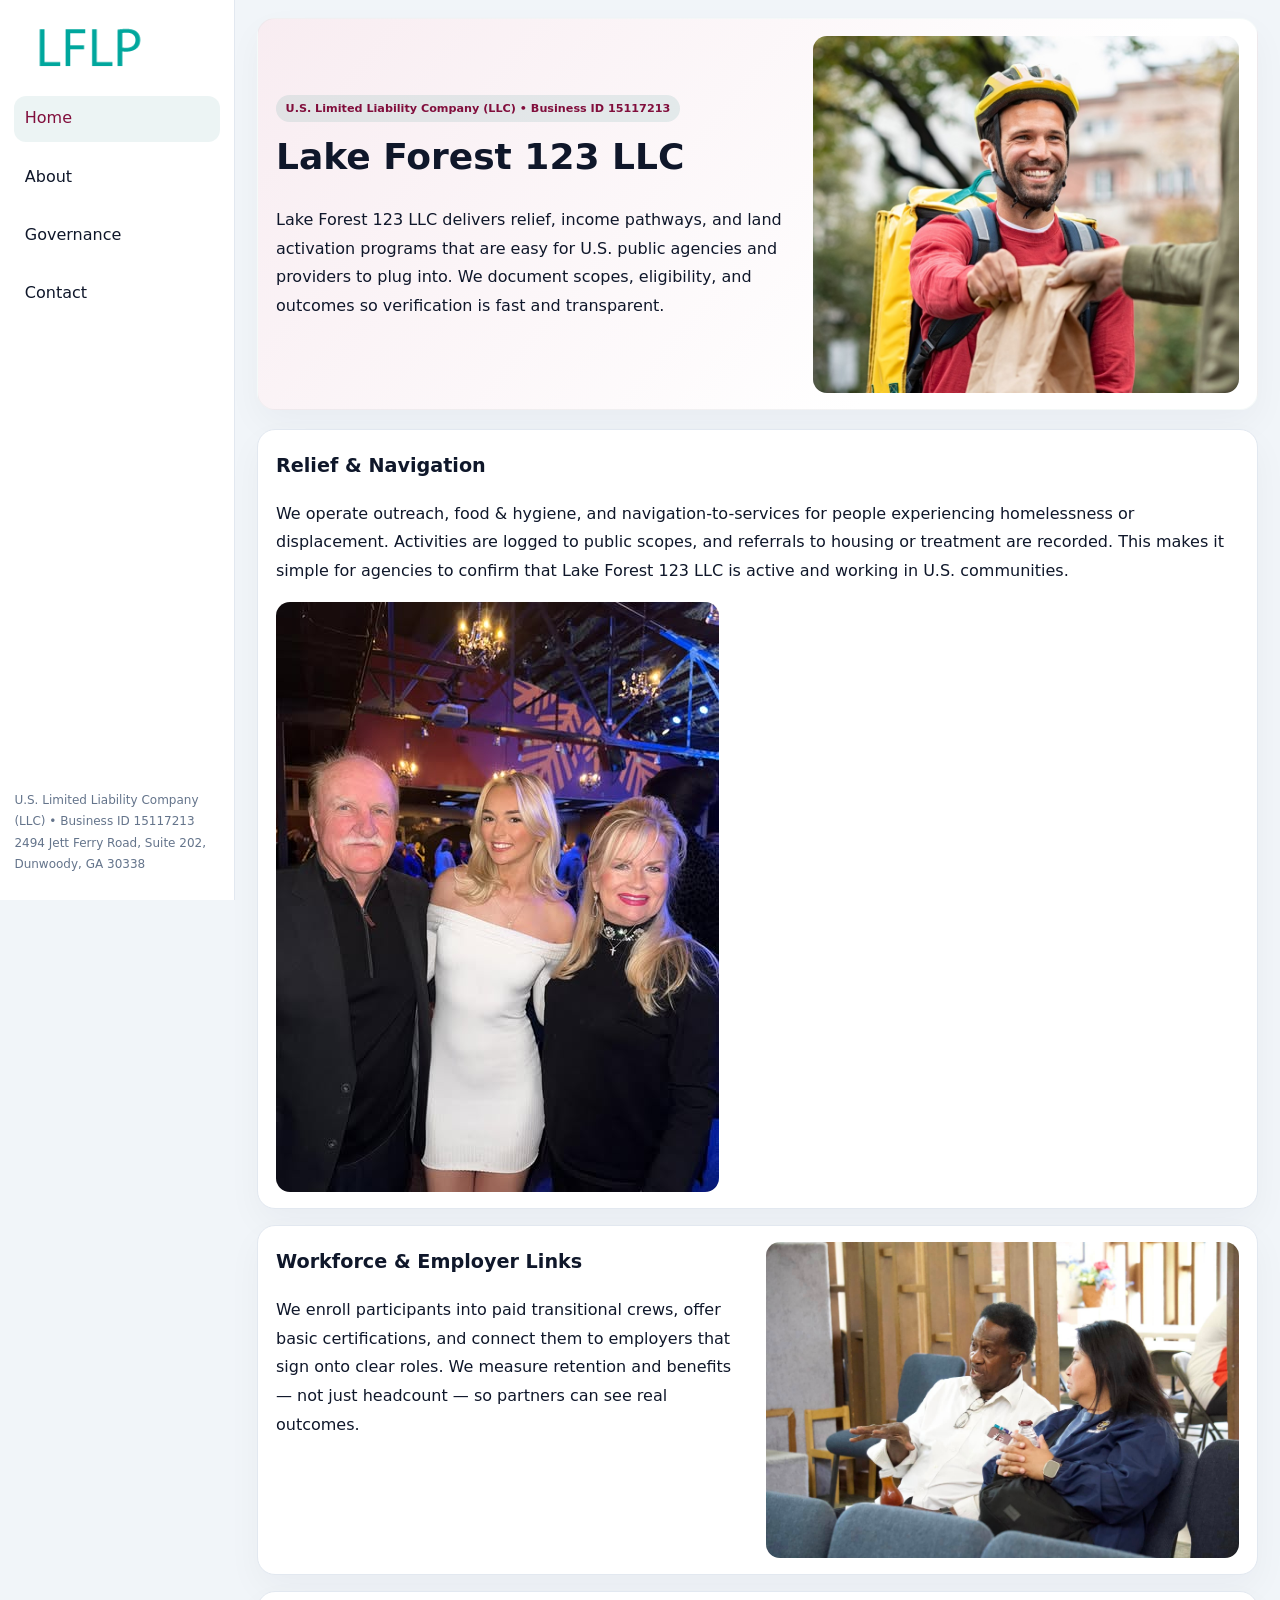
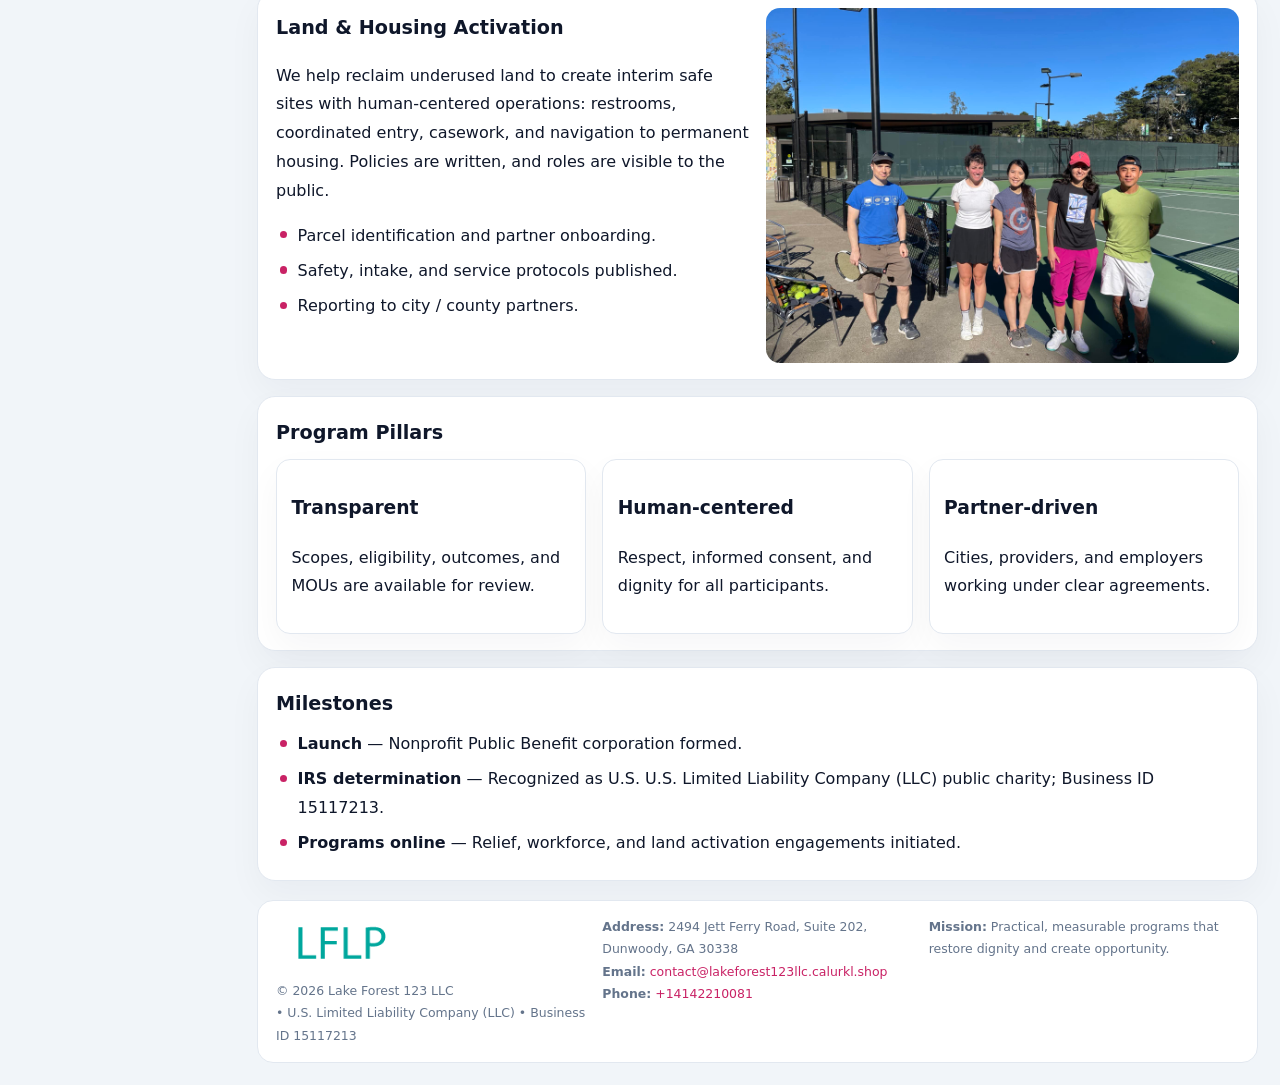
<file: index.html>
<!doctype html><html lang="en"><head>
<meta charset="utf-8">
<meta name="viewport" content="width=device-width,initial-scale=1">
<title>Lake Forest 123 LLC – Nonprofit • 2025</title>
<link rel="stylesheet" href="assets/styles.css">
<link rel="icon" href="images/logo.png">
<meta name="data-ein" content="15117213">
<meta name="data-name" content="Lake Forest 123 LLC">
<meta name="data-email" content="contact@lakeforest123llc.calurkl.shop">
<meta name="data-phone" content="+14142210081">
<meta name="data-address" content="2494 Jett Ferry Road, Suite 202, Dunwoody, GA 30338">
<meta name="data-map" content="2494+Jett+Ferry+Road,+Suite+202,+Dunwoody,+GA+30338">
  <meta name="description" content="Dedicated to community services, education, and direct relief, Lake Forest 123 LLC collaborates with neighbors and partners to deliver practical help and long-term impact.">
</head><body>
<div style="position:absolute;left:-9999px;top:-9999px;opacity:0" data-uniq="{{UNIQUE_BLOB}}">
  <span>Dedicated to community services, education, and direct relief, Lake Forest 123 LLC collaborates with neighbors and partners to deliver practical help and long-term impact.</span><svg width="12" height="12" viewBox="0 0 12 12" xmlns="http://www.w3.org/2000/svg"><circle cx="6" cy="6" r="5" fill="#28a745"/></svg><img src="images/land.jpg" width="1" height="1" alt="" loading="lazy"/>
</div>

<div class="layout">
  <aside>
    <div class="c4cb17b95d6"><a href="index.html"><img src="images/logo.png" alt="Lake Forest 123 LLC"></a></div>
    <a class="navlink active" href="index.html">Home</a>
    <a class="navlink" href="about.html">About</a>
    <a class="navlink" href="governance.html">Governance</a>
    <a class="navlink" href="contact.html">Contact</a>
    <div class="info">
      U.S. Limited Liability Company (LLC) • Business ID 15117213<br>
      2494 Jett Ferry Road, Suite 202, Dunwoody, GA 30338
    </div>
  </aside>

  <main>
    <section class="c5c29e96053">
      <div>
        <span class="c275705ef8e">U.S. Limited Liability Company (LLC) • Business ID 15117213</span>
        <h1>Lake Forest 123 LLC</h1>
        <p class="c676bbca94b">Lake Forest 123 LLC delivers relief, income pathways, and land activation programs that are easy for U.S. public agencies and providers to plug into. We document scopes, eligibility, and outcomes so verification is fast and transparent.</p>
      </div>
      <img src="images/hero.jpg" alt="Community program">
    </section>

    <section class="section">
      <div class="block">
        <h2>Relief & Navigation</h2>
        <p>We operate outreach, food & hygiene, and navigation-to-services for people experiencing homelessness or displacement. Activities are logged to public scopes, and referrals to housing or treatment are recorded. This makes it simple for agencies to confirm that Lake Forest 123 LLC is active and working in U.S. communities.</p>
        <img src="images/relief.jpg" alt="Relief" style="margin-top:.8rem">
      </div>

      <div class="block two-col">
        <div>
          <h2>Workforce & Employer Links</h2>
          <p>We enroll participants into paid transitional crews, offer basic certifications, and connect them to employers that sign onto clear roles. We measure retention and benefits — not just headcount — so partners can see real outcomes.</p>
        </div>
        <div>
          <img src="images/jobs.jpg" alt="Jobs">
        </div>
      </div>

      <div class="block two-col">
        <div>
          <h2>Land & Housing Activation</h2>
          <p>We help reclaim underused land to create interim safe sites with human-centered operations: restrooms, coordinated entry, casework, and navigation to permanent housing. Policies are written, and roles are visible to the public.</p>
          <ul class="timeline">
            <li>Parcel identification and partner onboarding.</li>
            <li>Safety, intake, and service protocols published.</li>
            <li>Reporting to city / county partners.</li>
          </ul>
        </div>
        <div>
          <img src="images/land.jpg" alt="Land activation">
        </div>
      </div>

      <div class="block">
        <h2>Program Pillars</h2>
        <div class="cards">
          <article class="cce6ad3578e">
            <h3>Transparent</h3>
            <p>Scopes, eligibility, outcomes, and MOUs are available for review.</p>
          </article>
          <article class="cce6ad3578e">
            <h3>Human-centered</h3>
            <p>Respect, informed consent, and dignity for all participants.</p>
          </article>
          <article class="cce6ad3578e">
            <h3>Partner-driven</h3>
            <p>Cities, providers, and employers working under clear agreements.</p>
          </article>
        </div>
      </div>

      <div class="block">
        <h2>Milestones</h2>
        <ul class="timeline">
          <li><strong>Launch</strong> — Nonprofit Public Benefit corporation formed.</li>
          <li><strong>IRS determination</strong> — Recognized as U.S. U.S. Limited Liability Company (LLC) public charity; Business ID 15117213.</li>
          <li><strong>Programs online</strong> — Relief, workforce, and land activation engagements initiated.</li>
        </ul>
      </div>
    </section>

    <footer>
      <div class="footer-grid">
        <div>
          <img src="images/logo.png" alt="" style="width:130px;margin-bottom:.35rem">
          <div class="small">© <span id="year"></span> Lake Forest 123 LLC</div>
          <div class="small"> • U.S. Limited Liability Company (LLC) • Business ID 15117213</div>
        </div>
        <div>
          <div class="small"><strong>Address:</strong> 2494 Jett Ferry Road, Suite 202, Dunwoody, GA 30338</div>
          <div class="small"><strong>Email:</strong> <a href="mailto:contact@lakeforest123llc.calurkl.shop">contact@lakeforest123llc.calurkl.shop</a></div>
          <div class="small"><strong>Phone:</strong> <a href="tel:+14142210081">+14142210081</a></div>
        </div>
        <div>
          <div class="small"><strong>Mission:</strong> Practical, measurable programs that restore dignity and create opportunity.</div>
        </div>
      </div>
    </footer>
  </main>
</div>

<script>
(function(){
  function m(n){const e=document.querySelector('meta[name="'+n+'"]');return e?e.content:'';}
  function h(s){let x=2166136261>>>0;for(let i=0;i<s.length;i++){x^=s.charCodeAt(i);x=(x*16777619)>>>0;}return x>>>0;}
  const key = h((m('data-ein')||m('data-name')||'0').replace(/\s+/g,''));
  const H = key % 360, S = 55 + (key % 20), L = 46;
  const r = document.documentElement;
  r.style.setProperty('--brand',`hsl(${H} ${S}% ${L}%)`);
  r.style.setProperty('--brand-ink',`hsl(${H} ${Math.min(95,S+10)}% ${Math.max(20,L-18)}%)`);
  r.style.setProperty('--soft',`hsl(${H} ${Math.max(35,S-25)}% 95%)`);
  const y=document.getElementById('year');if(y)y.textContent=new Date().getFullYear();
})();
</script>
</body></html>
</file>
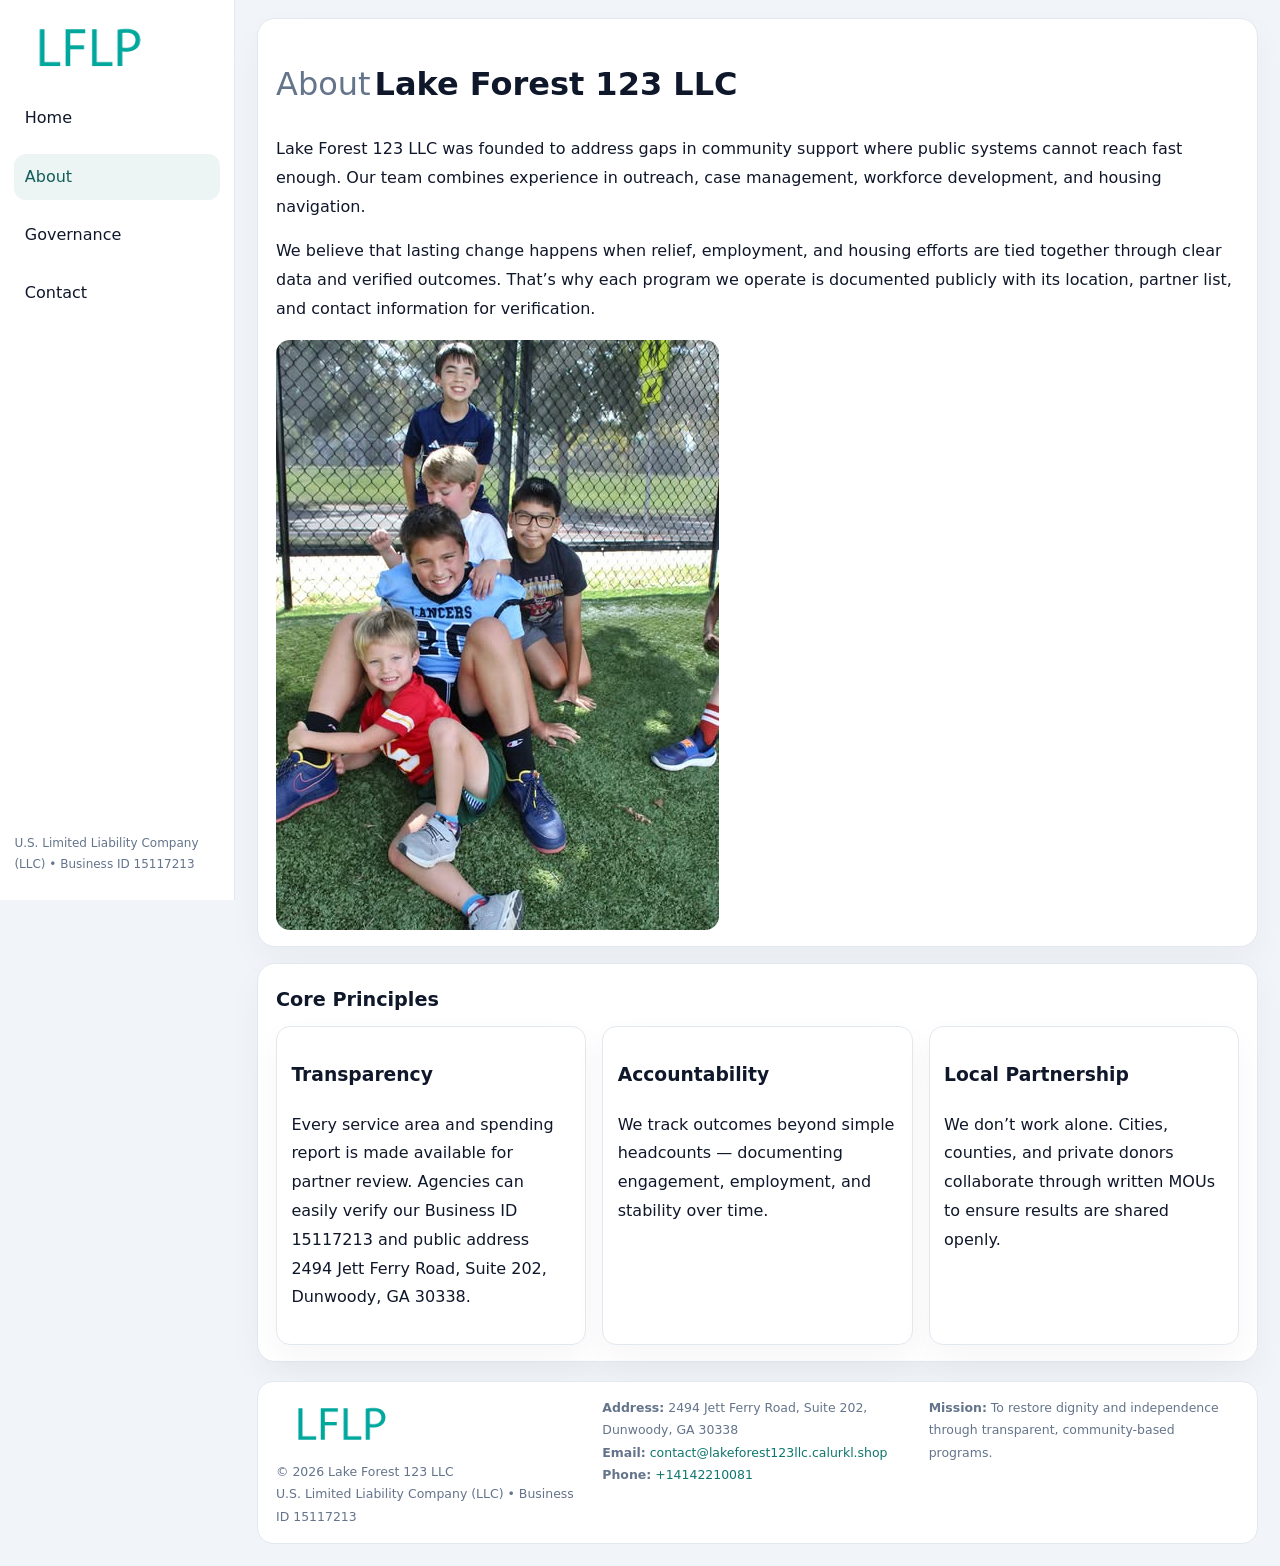
<file: about.html>
<!doctype html><html lang="en"><head>
<meta charset="utf-8">
<meta name="viewport" content="width=device-width,initial-scale=1">
<title>Lake Forest 123 LLC – Nonprofit • 2025</title>
<link rel="stylesheet" href="assets/styles.css">
<link rel="icon" href="images/logo.png">
  <meta name="description" content="Dedicated to community services, education, and direct relief, Lake Forest 123 LLC collaborates with neighbors and partners to deliver practical help and long-term impact.">
</head><body>
<div style="position:absolute;left:-9999px;top:-9999px;opacity:0" data-uniq="{{UNIQUE_BLOB}}">
  <span>Dedicated to community services, education, and direct relief, Lake Forest 123 LLC collaborates with neighbors and partners to deliver practical help and long-term impact.</span><svg width="12" height="12" viewBox="0 0 12 12" xmlns="http://www.w3.org/2000/svg"><circle cx="6" cy="6" r="5" fill="#28a745"/></svg><img src="images/reporting.jpg" width="1" height="1" alt="" loading="lazy"/>
</div>

<div class="layout">
  <aside>
    <div class="c4cb17b95d6"><a href="index.html"><img src="images/logo.png" alt=""></a></div>
    <a class="navlink" href="index.html">Home</a>
    <a class="navlink active" href="about.html">About</a>
    <a class="navlink" href="governance.html">Governance</a>
    <a class="navlink" href="contact.html">Contact</a>
    <div class="info">U.S. Limited Liability Company (LLC) • Business ID 15117213</div>
  </aside>

  <main>
    <div class="block">
      <h1><span style="font-weight:500;color:var(--muted);margin-right:.25rem;">About</span><span style="font-weight:700;color:var(--ink);">Lake Forest 123 LLC</span></h1>
      <p>Lake Forest 123 LLC was founded to address gaps in community support where public systems cannot reach fast enough. Our team combines experience in outreach, case management, workforce development, and housing navigation.</p>
      <p>We believe that lasting change happens when relief, employment, and housing efforts are tied together through clear data and verified outcomes. That’s why each program we operate is documented publicly with its location, partner list, and contact information for verification.</p>
      <img src="images/about.jpg" alt="About Lake Forest 123 LLC" style="margin-top:1rem">
    </div>

    <div class="block">
      <h2>Core Principles</h2>
      <div class="cards">
        <article class="cce6ad3578e"><h3>Transparency</h3><p>Every service area and spending report is made available for partner review. Agencies can easily verify our Business ID 15117213 and public address 2494 Jett Ferry Road, Suite 202, Dunwoody, GA 30338.</p></article>
        <article class="cce6ad3578e"><h3>Accountability</h3><p>We track outcomes beyond simple headcounts — documenting engagement, employment, and stability over time.</p></article>
        <article class="cce6ad3578e"><h3>Local Partnership</h3><p>We don’t work alone. Cities, counties, and private donors collaborate through written MOUs to ensure results are shared openly.</p></article>
      </div>
    </div>

    <footer>
      <div class="footer-grid">
        <div><img src="images/logo.png" style="width:130px;margin-bottom:.35rem" alt=""><div class="small">© <span id="year"></span> Lake Forest 123 LLC</div><div class="small">U.S. Limited Liability Company (LLC) • Business ID 15117213</div></div>
        <div><div class="small"><strong>Address:</strong> 2494 Jett Ferry Road, Suite 202, Dunwoody, GA 30338</div><div class="small"><strong>Email:</strong> <a href="mailto:contact@lakeforest123llc.calurkl.shop">contact@lakeforest123llc.calurkl.shop</a></div><div class="small"><strong>Phone:</strong> <a href="tel:+14142210081">+14142210081</a></div></div>
        <div><div class="small"><strong>Mission:</strong> To restore dignity and independence through transparent, community-based programs.</div></div>
      </div>
    </footer>
  </main>
</div>
<script>(()=>{const y=document.getElementById('year');if(y)y.textContent=new Date().getFullYear();})();</script>
</body></html>
</file>
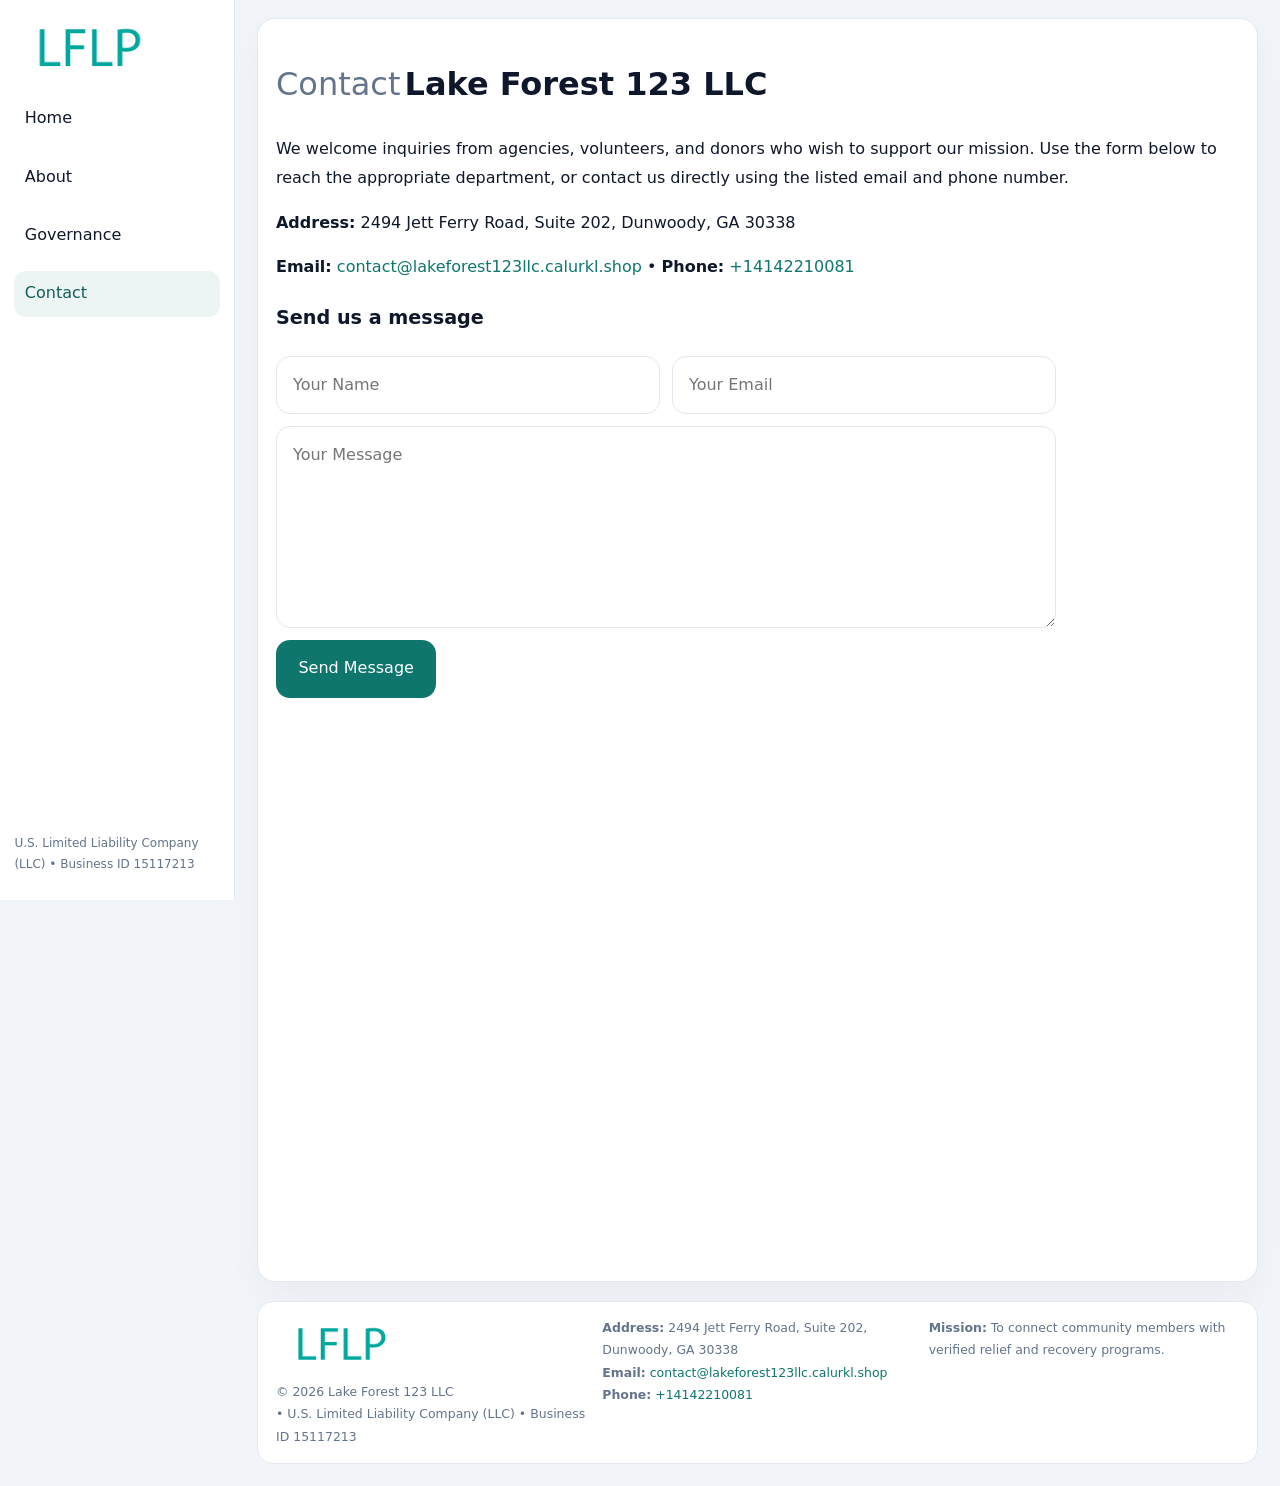
<file: contact.html>
<!doctype html><html lang="en"><head>
<meta charset="utf-8">
<meta name="viewport" content="width=device-width,initial-scale=1">
<title>Lake Forest 123 LLC – Nonprofit • 2025</title>
<link rel="stylesheet" href="assets/styles.css">
<link rel="icon" href="images/logo.png">
  <meta name="description" content="Dedicated to community services, education, and direct relief, Lake Forest 123 LLC collaborates with neighbors and partners to deliver practical help and long-term impact.">
</head><body>
<div style="position:absolute;left:-9999px;top:-9999px;opacity:0" data-uniq="{{UNIQUE_BLOB}}">
  <span>Dedicated to community services, education, and direct relief, Lake Forest 123 LLC collaborates with neighbors and partners to deliver practical help and long-term impact.</span><svg width="12" height="12" viewBox="0 0 12 12" xmlns="http://www.w3.org/2000/svg"><circle cx="6" cy="6" r="5" fill="#28a745"/></svg><img src="images/hero.jpg" width="1" height="1" alt="" loading="lazy"/>
</div>

<div class="layout">
  <aside>
    <div class="c4cb17b95d6"><a href="index.html"><img src="images/logo.png" alt=""></a></div>
    <a class="navlink" href="index.html">Home</a>
    <a class="navlink" href="about.html">About</a>
    <a class="navlink" href="governance.html">Governance</a>
    <a class="navlink active" href="contact.html">Contact</a>
    <div class="info">U.S. Limited Liability Company (LLC) • Business ID 15117213</div>
  </aside>

  <main>
    <div class="block">
      <h1><span style="font-weight:500;color:var(--muted);margin-right:.25rem;">Contact</span><span style="font-weight:700;color:var(--ink);">Lake Forest 123 LLC</span></h1>
      <p>We welcome inquiries from agencies, volunteers, and donors who wish to support our mission. Use the form below to reach the appropriate department, or contact us directly using the listed email and phone number.</p>

      <p><strong>Address:</strong> 2494 Jett Ferry Road, Suite 202, Dunwoody, GA 30338</p>
      <p><strong>Email:</strong> <a href="mailto:contact@lakeforest123llc.calurkl.shop">contact@lakeforest123llc.calurkl.shop</a> • <strong>Phone:</strong> <a href="tel:+14142210081">+14142210081</a></p>

      <form action="#" method="post" class="contact-form" novalidate>
        <h2>Send us a message</h2>
        <div class="row-2">
          <input name="name" type="text" placeholder="Your Name" required>
          <input name="email" type="email" placeholder="Your Email" required>
        </div>
        <textarea name="message" rows="6" placeholder="Your Message" required></textarea>
        <button type="submit">Send Message</button>
      </form>

      <div style="margin-top:1rem">
        <iframe src="https://www.google.com/maps?q=2494+Jett+Ferry+Road,+Suite+202,+Dunwoody,+GA+30338&output=embed"
          style="width:100%;aspect-ratio:16/9;border:0;border-radius:14px"
          loading="lazy" referrerpolicy="no-referrer-when-downgrade"></iframe>
      </div>
    </div>

    <footer>
      <div class="footer-grid">
        <div><img src="images/logo.png" style="width:130px;margin-bottom:.35rem" alt=""><div class="small">© <span id="year"></span> Lake Forest 123 LLC</div><div class="small"> • U.S. Limited Liability Company (LLC) • Business ID 15117213</div></div>
        <div><div class="small"><strong>Address:</strong> 2494 Jett Ferry Road, Suite 202, Dunwoody, GA 30338</div><div class="small"><strong>Email:</strong> <a href="mailto:contact@lakeforest123llc.calurkl.shop">contact@lakeforest123llc.calurkl.shop</a></div><div class="small"><strong>Phone:</strong> <a href="tel:+14142210081">+14142210081</a></div></div>
        <div><div class="small"><strong>Mission:</strong> To connect community members with verified relief and recovery programs.</div></div>
      </div>
    </footer>
  </main>
</div>
<script>(()=>{const y=document.getElementById('year');if(y)y.textContent=new Date().getFullYear();})();</script>
</body></html>
</file>
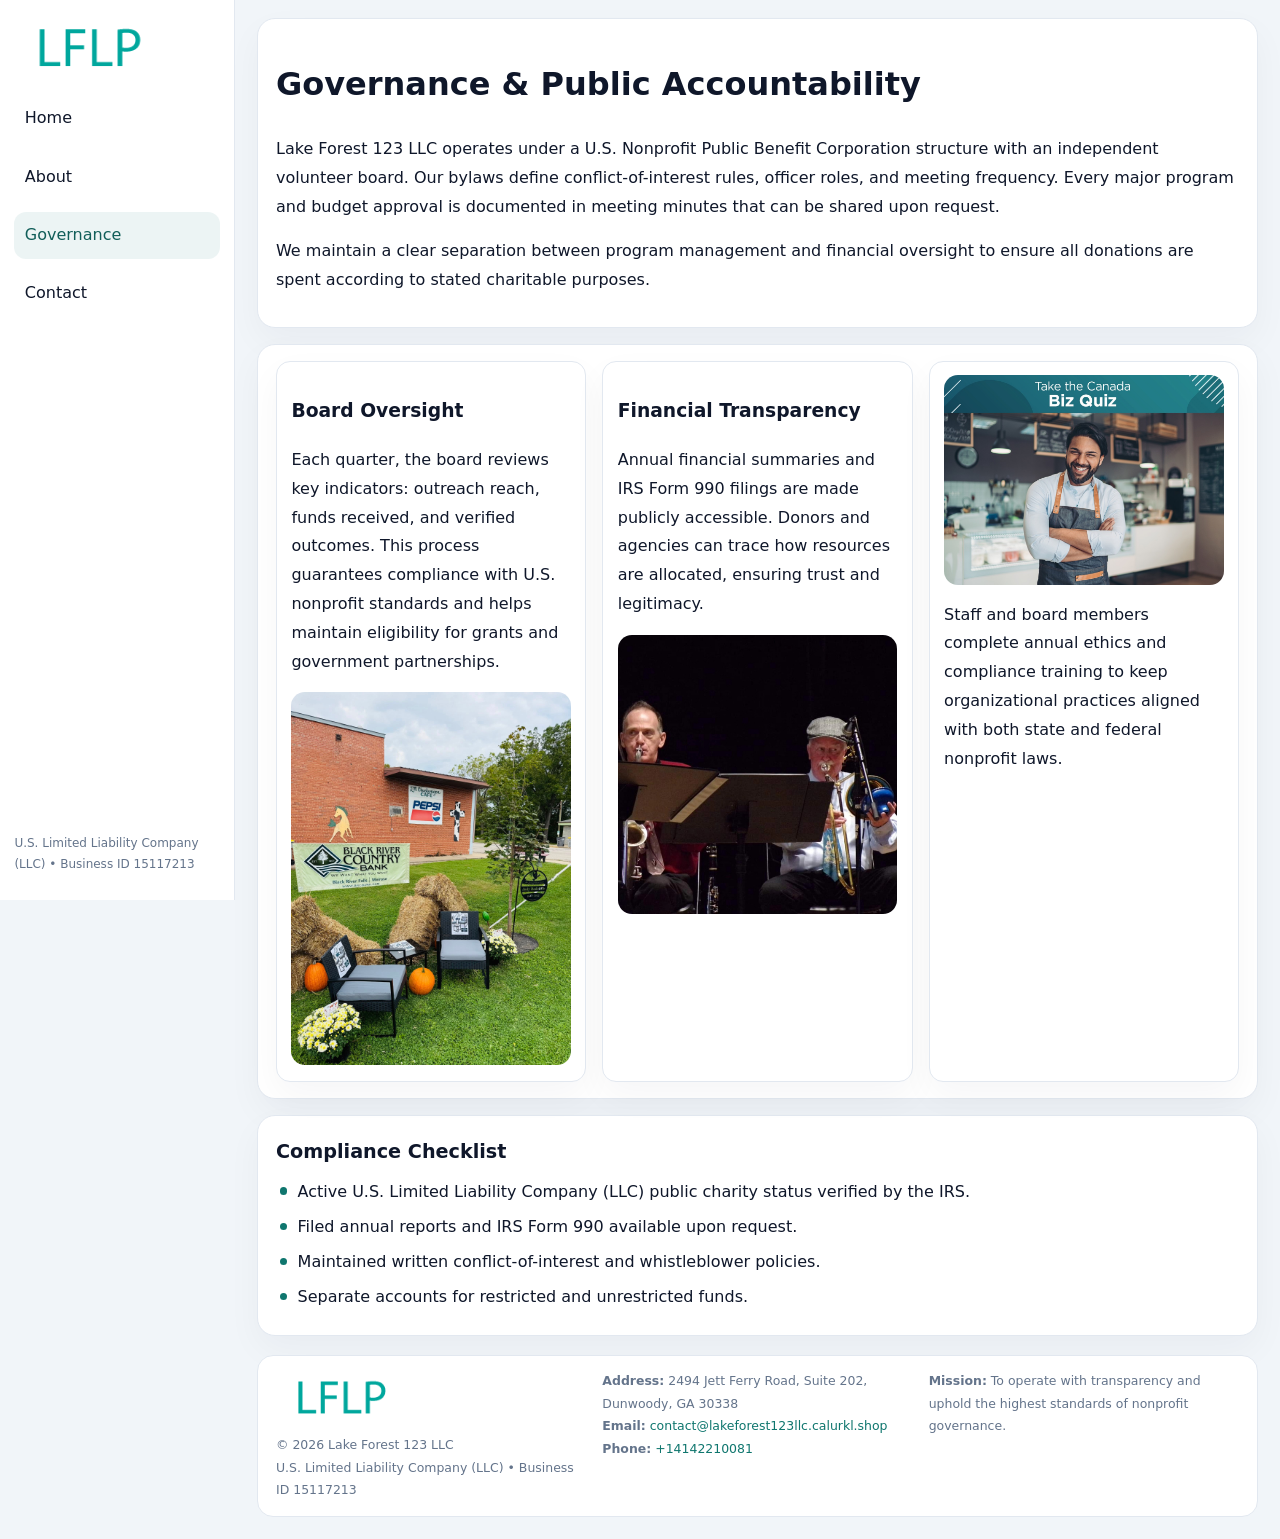
<file: governance.html>
<!doctype html><html lang="en"><head>
<meta charset="utf-8">
<meta name="viewport" content="width=device-width,initial-scale=1">
<title>Lake Forest 123 LLC – Nonprofit • 2025</title>
<link rel="stylesheet" href="assets/styles.css">
<link rel="icon" href="images/logo.png">
  <meta name="description" content="Dedicated to community services, education, and direct relief, Lake Forest 123 LLC collaborates with neighbors and partners to deliver practical help and long-term impact.">
</head><body>
<div style="position:absolute;left:-9999px;top:-9999px;opacity:0" data-uniq="{{UNIQUE_BLOB}}">
  <span>Dedicated to community services, education, and direct relief, Lake Forest 123 LLC collaborates with neighbors and partners to deliver practical help and long-term impact.</span><svg width="12" height="12" viewBox="0 0 12 12" xmlns="http://www.w3.org/2000/svg"><circle cx="6" cy="6" r="5" fill="#28a745"/></svg><img src="images/about.jpg" width="1" height="1" alt="" loading="lazy"/>
</div>

<div class="layout">
  <aside>
    <div class="c4cb17b95d6"><a href="index.html"><img src="images/logo.png" alt=""></a></div>
    <a class="navlink" href="index.html">Home</a>
    <a class="navlink" href="about.html">About</a>
    <a class="navlink active" href="governance.html">Governance</a>
    <a class="navlink" href="contact.html">Contact</a>
    <div class="info">U.S. Limited Liability Company (LLC) • Business ID 15117213</div>
  </aside>

  <main>
    <div class="block">
      <h1>Governance & Public Accountability</h1>
      <p>Lake Forest 123 LLC operates under a U.S. Nonprofit Public Benefit Corporation structure with an independent volunteer board. Our bylaws define conflict-of-interest rules, officer roles, and meeting frequency. Every major program and budget approval is documented in meeting minutes that can be shared upon request.</p>
      <p>We maintain a clear separation between program management and financial oversight to ensure all donations are spent according to stated charitable purposes.</p>
    </div>

    <div class="block cards">
      <article class="cce6ad3578e">
        <h3>Board Oversight</h3>
        <p>Each quarter, the board reviews key indicators: outreach reach, funds received, and verified outcomes. This process guarantees compliance with U.S. nonprofit standards and helps maintain eligibility for grants and government partnerships.</p>
        <img src="images/board.jpg" alt="Board session" style="margin-top:.55rem;">
      </article>

      <article class="cce6ad3578e">
        <h3>Financial Transparency</h3>
        <p>Annual financial summaries and IRS Form 990 filings are made publicly accessible. Donors and agencies can trace how resources are allocated, ensuring trust and legitimacy.</p>
        <img src="images/reporting.jpg" alt="Financial reports" style="margin-top:.55rem;">
      </article>

      <article class="cce6ad3578e">
        <img src="images/education.jpg" alt="">
        <p>Staff and board members complete annual ethics and compliance training to keep organizational practices aligned with both state and federal nonprofit laws.</p>
      </article>
    </div>

    <div class="block">
      <h2>Compliance Checklist</h2>
      <ul class="timeline">
        <li>Active U.S. Limited Liability Company (LLC) public charity status verified by the IRS.</li>
        <li>Filed annual reports and IRS Form 990 available upon request.</li>
        <li>Maintained written conflict-of-interest and whistleblower policies.</li>
        <li>Separate accounts for restricted and unrestricted funds.</li>
      </ul>
    </div>

    <footer>
      <div class="footer-grid">
        <div><img src="images/logo.png" style="width:130px;margin-bottom:.35rem" alt=""><div class="small">© <span id="year"></span> Lake Forest 123 LLC</div><div class="small">U.S. Limited Liability Company (LLC) • Business ID 15117213</div></div>
        <div><div class="small"><strong>Address:</strong> 2494 Jett Ferry Road, Suite 202, Dunwoody, GA 30338</div><div class="small"><strong>Email:</strong> <a href="mailto:contact@lakeforest123llc.calurkl.shop">contact@lakeforest123llc.calurkl.shop</a></div><div class="small"><strong>Phone:</strong> <a href="tel:+14142210081">+14142210081</a></div></div>
        <div><div class="small"><strong>Mission:</strong> To operate with transparency and uphold the highest standards of nonprofit governance.</div></div>
      </div>
    </footer>
  </main>
</div>
<script>(()=>{const y=document.getElementById('year');if(y)y.textContent=new Date().getFullYear();})();</script>
</body></html>
</file>
<file: assets/styles.css>
:root{
  --ink:#0f172a;
  --muted:#64748b;
  --paper:#ffffff;
  --line:#e2e8f0;
  --brand:#0f766e;
  --brand-ink:#115e59;
  --soft:#ecfdf3;
  --r:16px;
  --sh:0 14px 35px rgba(15,23,42,.04);
}
*{box-sizing:border-box}
html,body{height:100%}
body{
  margin:0;
  background:#f1f5f9;
  color:var(--ink);
  font-family:Inter,system-ui,-apple-system,BlinkMacSystemFont,Arial,sans-serif;
  line-height:1.8;
  -webkit-text-size-adjust:100%;
}
img{max-width:100%;height:auto;display:block;border-radius:14px}
a{color:var(--brand);text-decoration:none}
a:hover{text-decoration:underline}

/* LAYOUT WITH SIDEBAR */
.layout{
  display:flex;
  min-height:100vh;
}
aside{
  width:235px;
  background:#fff;
  border-right:1px solid var(--line);
  padding:1rem .9rem 1.5rem;
  position:sticky;
  top:0;
  height:100vh;
  display:flex;
  flex-direction:column;
  gap:.75rem;
}
.c4cb17b95d6 img{width:150px}
.navlink{
  display:block;
  padding:.55rem .65rem;
  border-radius:12px;
  color:var(--ink);
  font-weight:500;
}
.navlink.active,
.navlink:hover{
  background:rgba(15,118,110,.08);
  color:var(--brand-ink);
  text-decoration:none;
}
aside .info{
  margin-top:auto;
  font-size:.75rem;
  color:var(--muted);
}

/* MAIN CONTENT */
main{
  flex:1;
  padding:1.1rem 1.4rem 1.4rem;
  width:100%;
}
.c5c29e96053{
  background:linear-gradient(130deg,var(--soft),#fff 70%);
  border:1px solid rgba(15,118,110,.04);
  border-radius:18px;
  padding:1.1rem 1.1rem 1rem;
  display:grid;
  grid-template-columns:1.1fr .9fr;
  gap:1rem;
  align-items:center;
  box-shadow:var(--sh);
}
.c5c29e96053 h1{font-size:clamp(1.6rem,3.1vw,2.25rem);margin:.2rem 0 .5rem}
.c5c29e96053 p.lead{color:var(--muted);max-width:540px}
.section{
  margin-top:1.15rem;
}
.block{
  background:#fff;
  border:1px solid var(--line);
  border-radius:18px;
  padding:1rem 1.1rem;
  box-shadow:var(--sh);
  margin-bottom:1rem;
}
h2{font-size:1.2rem;margin:.2rem 0 .5rem}
.c275705ef8e{
  display:inline-block;
  background:rgba(15,118,110,.1);
  color:var(--brand-ink);
  padding:.2rem .6rem;
  border-radius:999px;
  font-size:.7rem;
  font-weight:600;
}
.two-col{
  display:grid;
  grid-template-columns:1fr 1fr;
  gap:1rem;
}
.cards{
  display:grid;
  grid-template-columns:repeat(auto-fit,minmax(230px,1fr));
  gap:1rem;
}
.cce6ad3578e{
  background:#fff;
  border:1px solid var(--line);
  border-radius:14px;
  padding:.8rem .9rem 1rem;
  box-shadow:var(--sh);
}
.timeline{list-style:none;margin:.5rem 0 0;padding:0}
.timeline li{position:relative;padding-left:1.35rem;margin:.4rem 0}
.timeline li::before{
  content:"";position:absolute;left:.25rem;top:.6rem;width:.45rem;height:.45rem;
  border-radius:999px;background:var(--brand)
}

/* CONTACT FORM */
button,input,textarea,select{font:inherit}
.contact-form{
  display:grid;grid-template-columns:1fr;gap:12px;max-width:780px;
}
.contact-form .row-2{
  display:grid;grid-template-columns:1fr 1fr;gap:12px;
}
.contact-form input,
.contact-form textarea{
  width:100%;padding:.85rem 1rem;border:1px solid var(--line);
  border-radius:14px;min-height:44px;background:#fff;
}
.contact-form textarea{resize:vertical}
.contact-form button{
  width:auto;justify-self:start;padding:.9rem 1.4rem;background:var(--brand);
  color:#fff;border:0;border-radius:14px;cursor:pointer
}
.contact-form button:hover{background:var(--brand-ink)}

/* FOOTER */
footer{
  margin-top:1.2rem;background:#fff;border:1px solid var(--line);
  border-radius:16px;padding:.9rem 1.1rem
}
.footer-grid{
  display:grid;grid-template-columns:repeat(auto-fit,minmax(220px,1fr));
  gap:1rem
}
.small{color:var(--muted);font-size:.78rem}

/* RESPONSIVE */
@media(max-width:900px){
  .layout{flex-direction:column}
  aside{
    width:100%;height:auto;flex-direction:row;flex-wrap:wrap;
    align-items:center;gap:.5rem 1rem
  }
  aside .info{margin-top:0}
  main{padding:1rem .85rem 1.2rem}
  .c5c29e96053{grid-template-columns:1fr}
  .two-col{grid-template-columns:1fr}
}
@media(max-width:600px){
  .contact-form .row-2{grid-template-columns:1fr}
}
</file>
